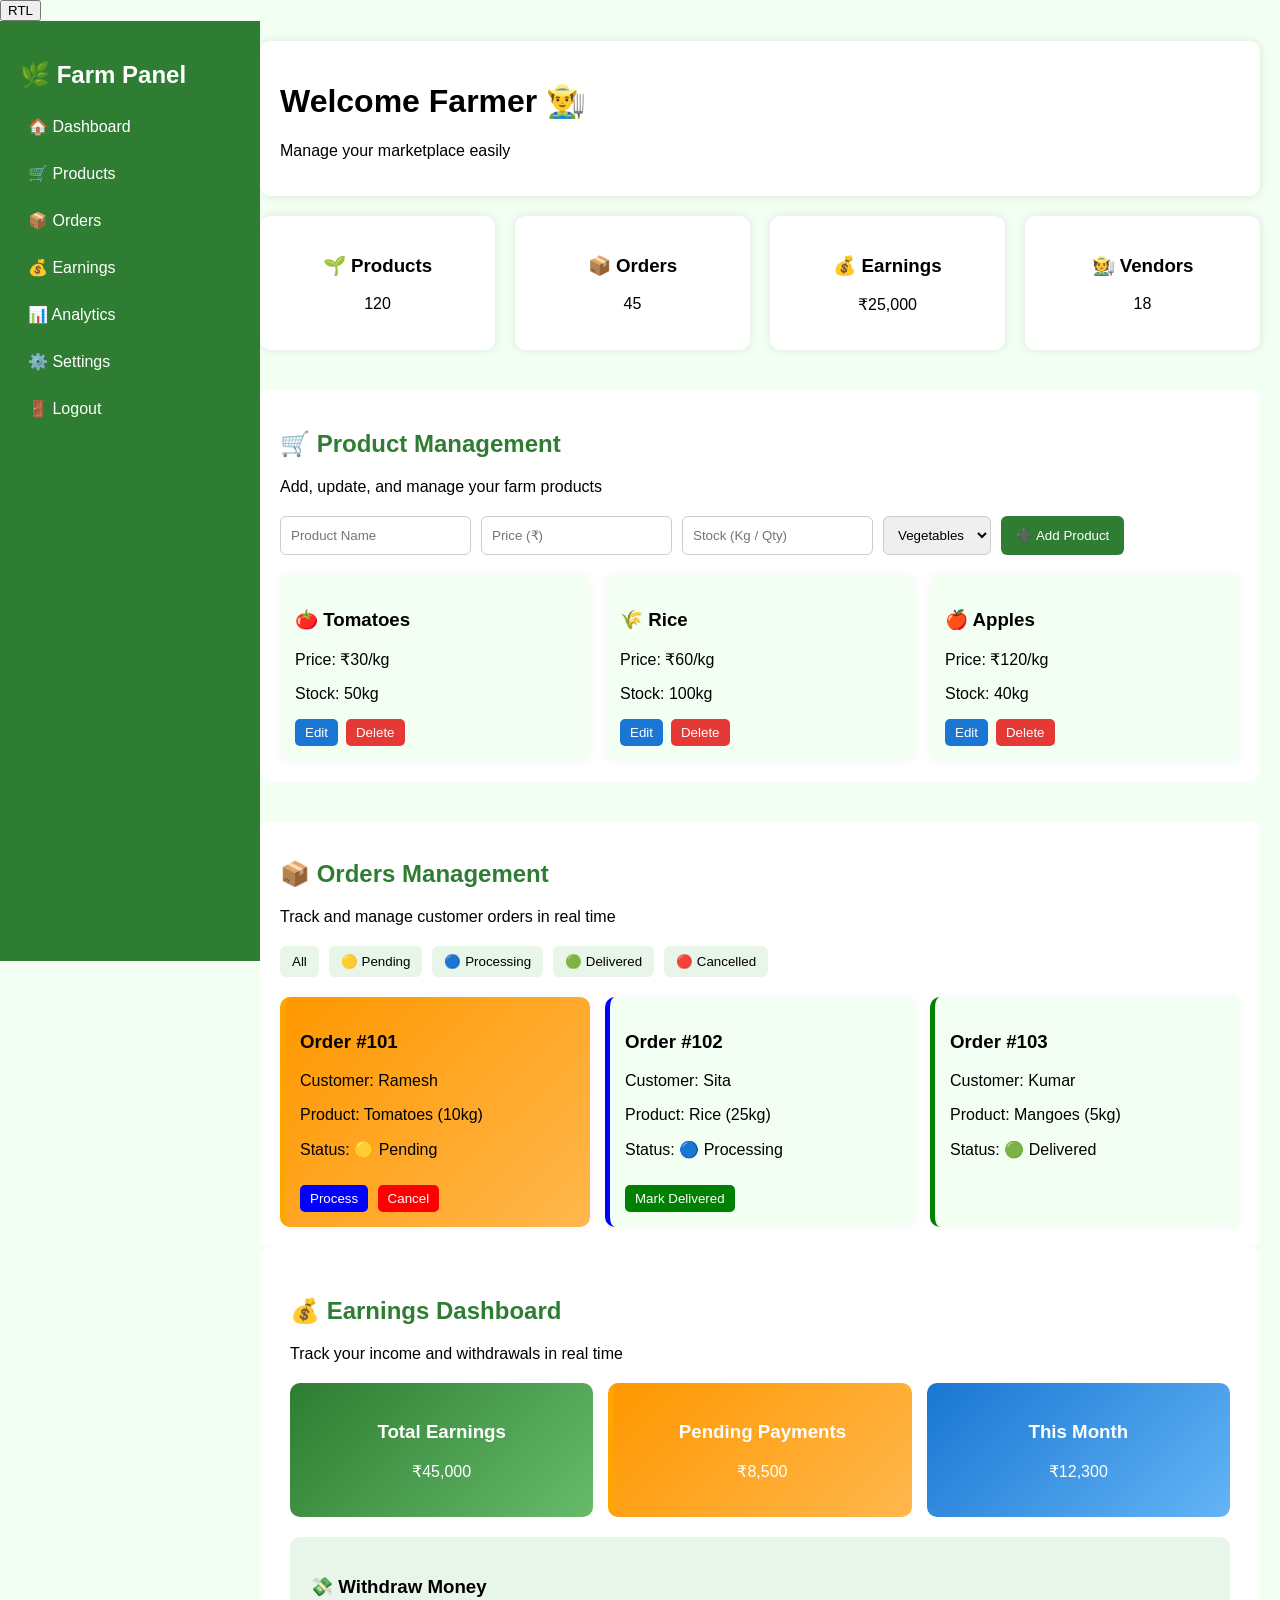
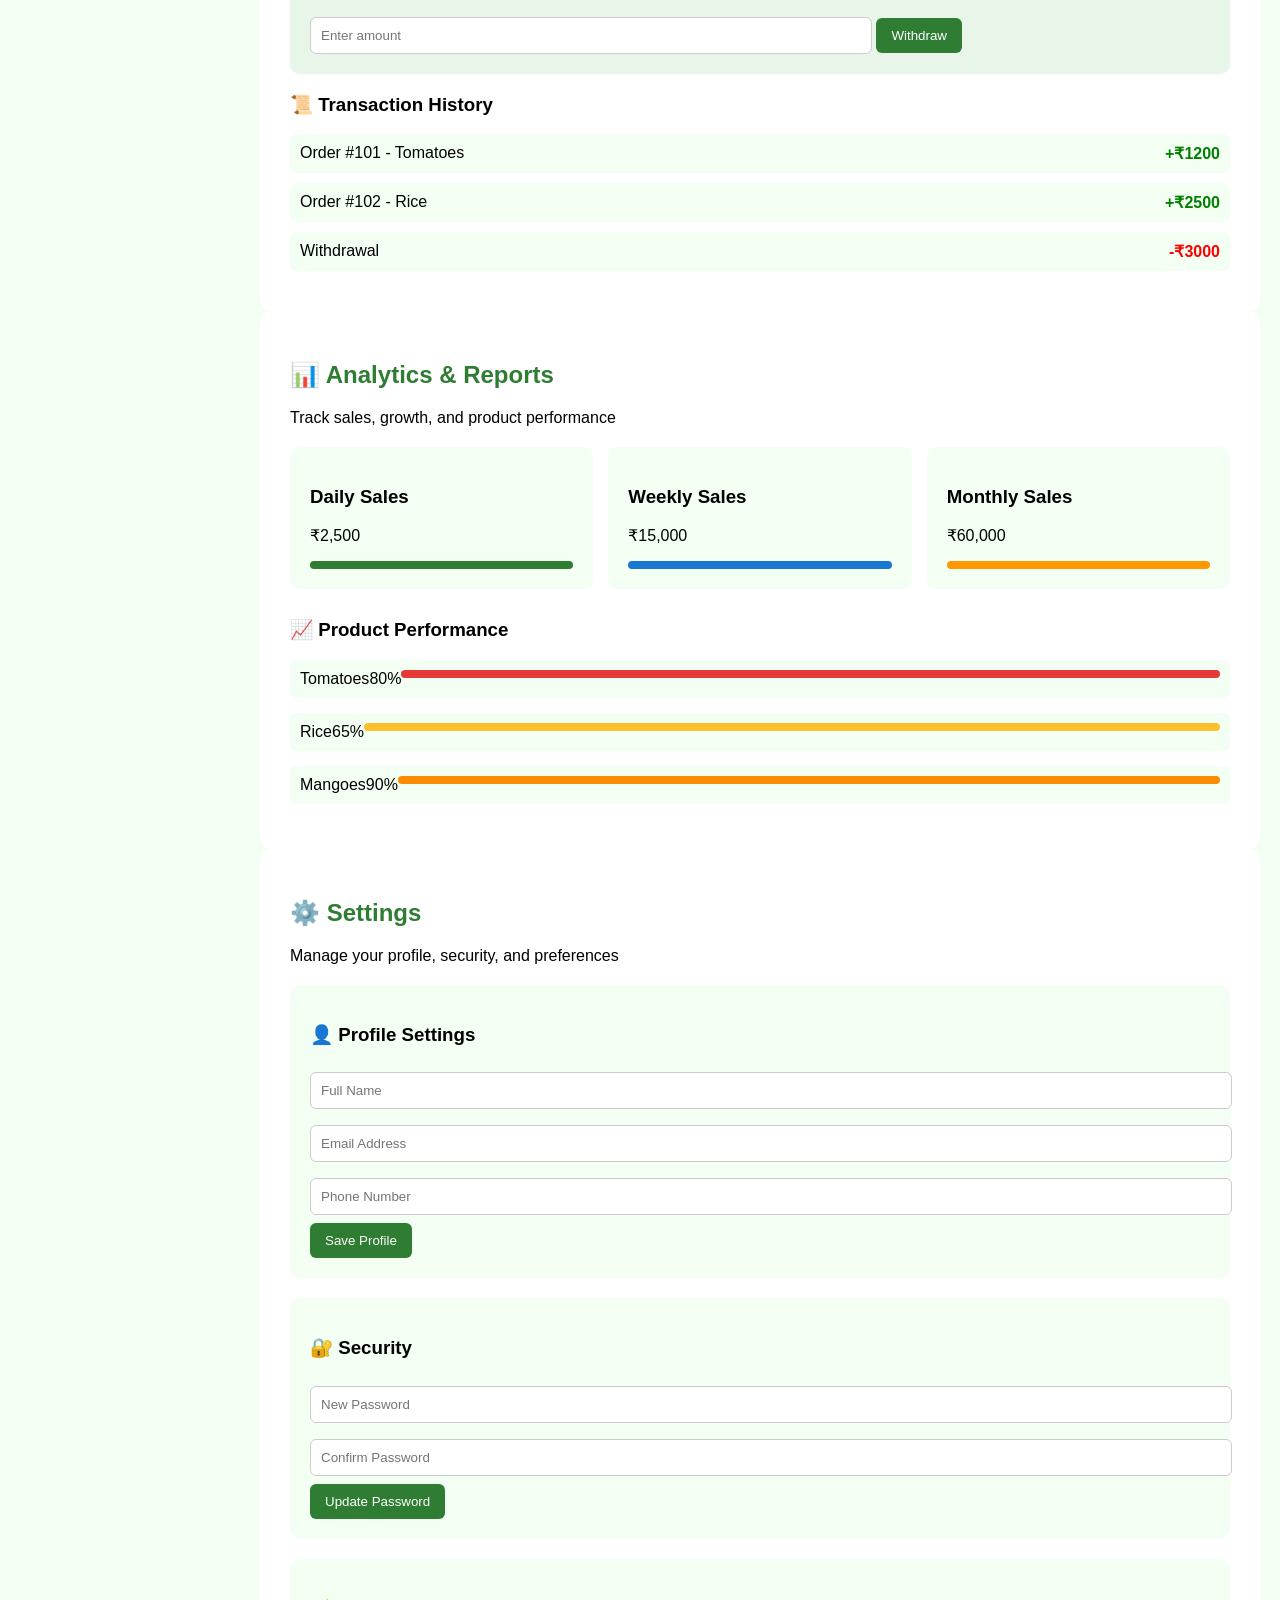
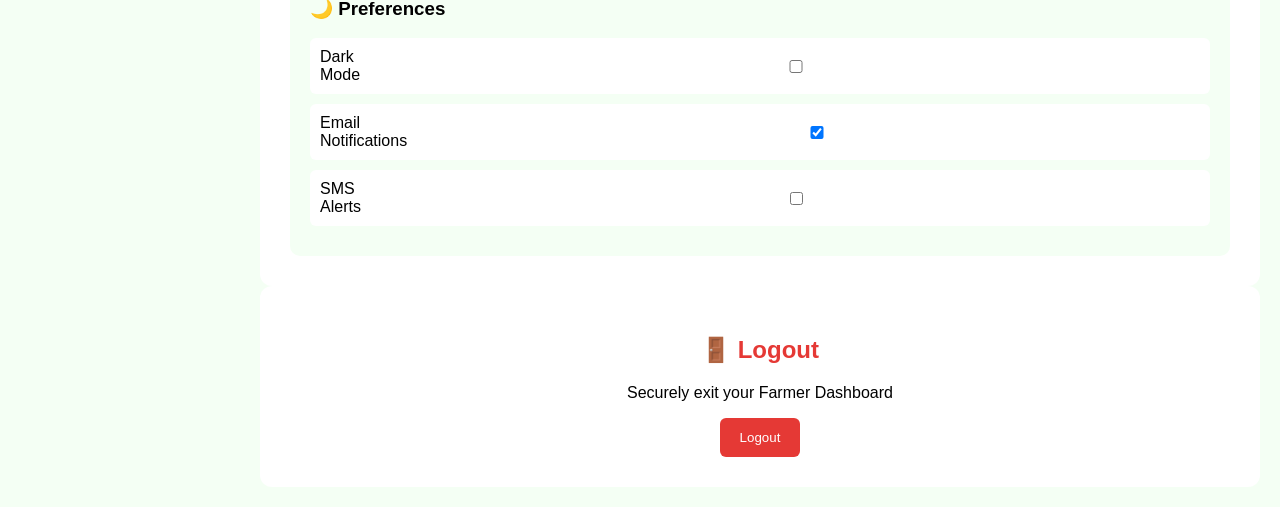
<file: dashboard.html>
<!DOCTYPE html>
<html lang="en">
<head>
  <meta charset="UTF-8">
  <title>Farmers Market Dashboard</title>
  <link rel="stylesheet" href="dashboard.css">
  <link rel="stylesheet" href="https://cdnjs.cloudflare.com/ajax/libs/font-awesome/6.5.1/css/all.min.css">

</head>
<body>

         <button id="rtlBtn">RTL</button>


<!-- SIDEBAR -->
<div class="sidebar">
  <h2>🌿 Farm Panel</h2>

  <a href="#">🏠 Dashboard</a>
  <a href="#">🛒 Products</a>
  <a href="#">📦 Orders</a>
  <a href="#">💰 Earnings</a>
  <a href="#">📊 Analytics</a>
  <a href="#">⚙️ Settings</a>
  <a href="#">🚪 Logout</a>
</div>

<!-- MAIN CONTENT -->
<div class="main">

  <!-- HEADER -->
  <div class="header">
    <h1>Welcome Farmer 👨‍🌾</h1>
    <p>Manage your marketplace easily</p>
  </div>

  <!-- STATS -->
  <div class="stats">

    <div class="card">
      <h3>🌱 Products</h3>
      <p id="products">120</p>
    </div>

    <div class="card">
      <h3>📦 Orders</h3>
      <p id="orders">45</p>
    </div>

    <div class="card">
      <h3>💰 Earnings</h3>
      <p id="earnings">₹25,000</p>
    </div>

    <div class="card">
      <h3>🧑‍🌾 Vendors</h3>
      <p id="vendors">18</p>
    </div>
  </div>


  <section class="product-section">

  <h2>🛒 Product Management</h2>
  <p>Add, update, and manage your farm products</p>

  <!-- ADD PRODUCT FORM -->
  <div class="product-form">

    <input type="text" placeholder="Product Name">
    <input type="number" placeholder="Price (₹)">
    <input type="number" placeholder="Stock (Kg / Qty)">

    <select>
      <option>Vegetables</option>
      <option>Fruits</option>
      <option>Grains</option>
      <option>Dairy</option>
    </select>

    <button onclick="addProduct()">➕ Add Product</button>

  </div>

  <!-- PRODUCT LIST -->
  <div class="product-grid">

    <div class="product-card">
      <h3>🍅 Tomatoes</h3>
      <p>Price: ₹30/kg</p>
      <p>Stock: 50kg</p>

      <div class="btn-group">
        <button class="edit">Edit</button>
        <button class="delete">Delete</button>
      </div>
    </div>

    <div class="product-card">
      <h3>🌾 Rice</h3>
      <p>Price: ₹60/kg</p>
      <p>Stock: 100kg</p>

      <div class="btn-group">
        <button class="edit">Edit</button>
        <button class="delete">Delete</button>
      </div>
    </div>

    <div class="product-card">
      <h3>🍎 Apples</h3>
      <p>Price: ₹120/kg</p>
      <p>Stock: 40kg</p>

      <div class="btn-group">
        <button class="edit">Edit</button>
        <button class="delete">Delete</button>
      </div>
    </div>

  </div>

</section>

  <section class="orders-section">

  <h2>📦 Orders Management</h2>
  <p>Track and manage customer orders in real time</p>

  <!-- ORDER FILTERS -->
  <div class="order-filters">
    <button>All</button>
    <button>🟡 Pending</button>
    <button>🔵 Processing</button>
    <button>🟢 Delivered</button>
    <button>🔴 Cancelled</button>
  </div>

  <!-- ORDERS LIST -->
  <div class="orders-list">

    <div class="order-card pending">
      <h3>Order #101</h3>
      <p>Customer: Ramesh</p>
      <p>Product: Tomatoes (10kg)</p>
      <p>Status: 🟡 Pending</p>

      <button class="process">Process</button>
      <button class="cancel">Cancel</button>
    </div>

    <div class="order-card processing">
      <h3>Order #102</h3>
      <p>Customer: Sita</p>
      <p>Product: Rice (25kg)</p>
      <p>Status: 🔵 Processing</p>

      <button class="deliver">Mark Delivered</button>
    </div>

    <div class="order-card delivered">
      <h3>Order #103</h3>
      <p>Customer: Kumar</p>
      <p>Product: Mangoes (5kg)</p>
      <p>Status: 🟢 Delivered</p>
    </div>

  </div>

</section>

<section class="earnings-section">

  <h2>💰 Earnings Dashboard</h2>
  <p>Track your income and withdrawals in real time</p>

  <!-- CARDS -->
  <div class="earnings-grid">

    <div class="earn-card total">
      <h3>Total Earnings</h3>
      <p>₹45,000</p>
    </div>

    <div class="earn-card pending">
      <h3>Pending Payments</h3>
      <p>₹8,500</p>
    </div>

    <div class="earn-card month">
      <h3>This Month</h3>
      <p>₹12,300</p>
    </div>

  </div>

  <!-- WITHDRAW -->
  <div class="withdraw">

    <h3>💸 Withdraw Money</h3>
    <input type="number" placeholder="Enter amount">
    <button onclick="withdrawMoney()">Withdraw</button>

  </div>

  <!-- TRANSACTIONS -->
  <div class="history">

    <h3>📜 Transaction History</h3>

    <div class="item">Order #101 - Tomatoes <span class="plus">+₹1200</span></div>
    <div class="item">Order #102 - Rice <span class="plus">+₹2500</span></div>
    <div class="item">Withdrawal <span class="minus">-₹3000</span></div>

  </div>

</section>

<section class="analytics-section">

  <h2>📊 Analytics & Reports</h2>
  <p>Track sales, growth, and product performance</p>

  <!-- STATS -->
  <div class="analytics-cards">

    <div class="a-card">
      <h3>Daily Sales</h3>
      <p>₹2,500</p>
      <div class="bar"><div class="fill daily"></div></div>
    </div>

    <div class="a-card">
      <h3>Weekly Sales</h3>
      <p>₹15,000</p>
      <div class="bar"><div class="fill weekly"></div></div>
    </div>

    <div class="a-card">
      <h3>Monthly Sales</h3>
      <p>₹60,000</p>
      <div class="bar"><div class="fill monthly"></div></div>
    </div>

  </div>

  <!-- PERFORMANCE -->
  <div class="performance">

    <h3>📈 Product Performance</h3>

    <div class="item">
      Tomatoes <span>80%</span>
      <div class="progress"><div class="p tomato"></div></div>
    </div>

    <div class="item">
      Rice <span>65%</span>
      <div class="progress"><div class="p rice"></div></div>
    </div>

    <div class="item">
      Mangoes <span>90%</span>
      <div class="progress"><div class="p mango"></div></div>
    </div>

  </div>

</section>

<section class="settings-section">

  <h2>⚙️ Settings</h2>
  <p>Manage your profile, security, and preferences</p>

  <!-- PROFILE SETTINGS -->
  <div class="settings-card">

    <h3>👤 Profile Settings</h3>

    <input type="text" placeholder="Full Name">
    <input type="email" placeholder="Email Address">
    <input type="text" placeholder="Phone Number">

    <button>Save Profile</button>

  </div>

  <!-- SECURITY -->
  <div class="settings-card">

    <h3>🔐 Security</h3>

    <input type="password" placeholder="New Password">
    <input type="password" placeholder="Confirm Password">

    <button>Update Password</button>

  </div>

  <!-- PREFERENCES -->
  <div class="settings-card">

    <h3>🌙 Preferences</h3>

    <div class="toggle">
      <span>Dark Mode</span>
      <input type="checkbox">
    </div>

    <div class="toggle">
      <span>Email Notifications</span>
      <input type="checkbox" checked>
    </div>

    <div class="toggle">
      <span>SMS Alerts</span>
      <input type="checkbox">
    </div>

  </div>

</section>

<section class="logout-section">

  <h2>🚪 Logout</h2>
  <p>Securely exit your Farmer Dashboard</p>

  <button onclick="openLogout()">Logout</button>

</section>

<!-- CONFIRM POPUP -->
<div class="logout-popup" id="logoutPopup">

  <div class="popup-box">
    <h3>Are you sure you want to logout?</h3>

    <div class="popup-actions">
      <button class="yes" onclick="logout()">Yes, Logout</button>
      <button class="no" onclick="closeLogout()">Cancel</button>
    </div>

  </div>

</div>

  


     


<script src="dashboard.js"></script>
</body>
</html>
</file>
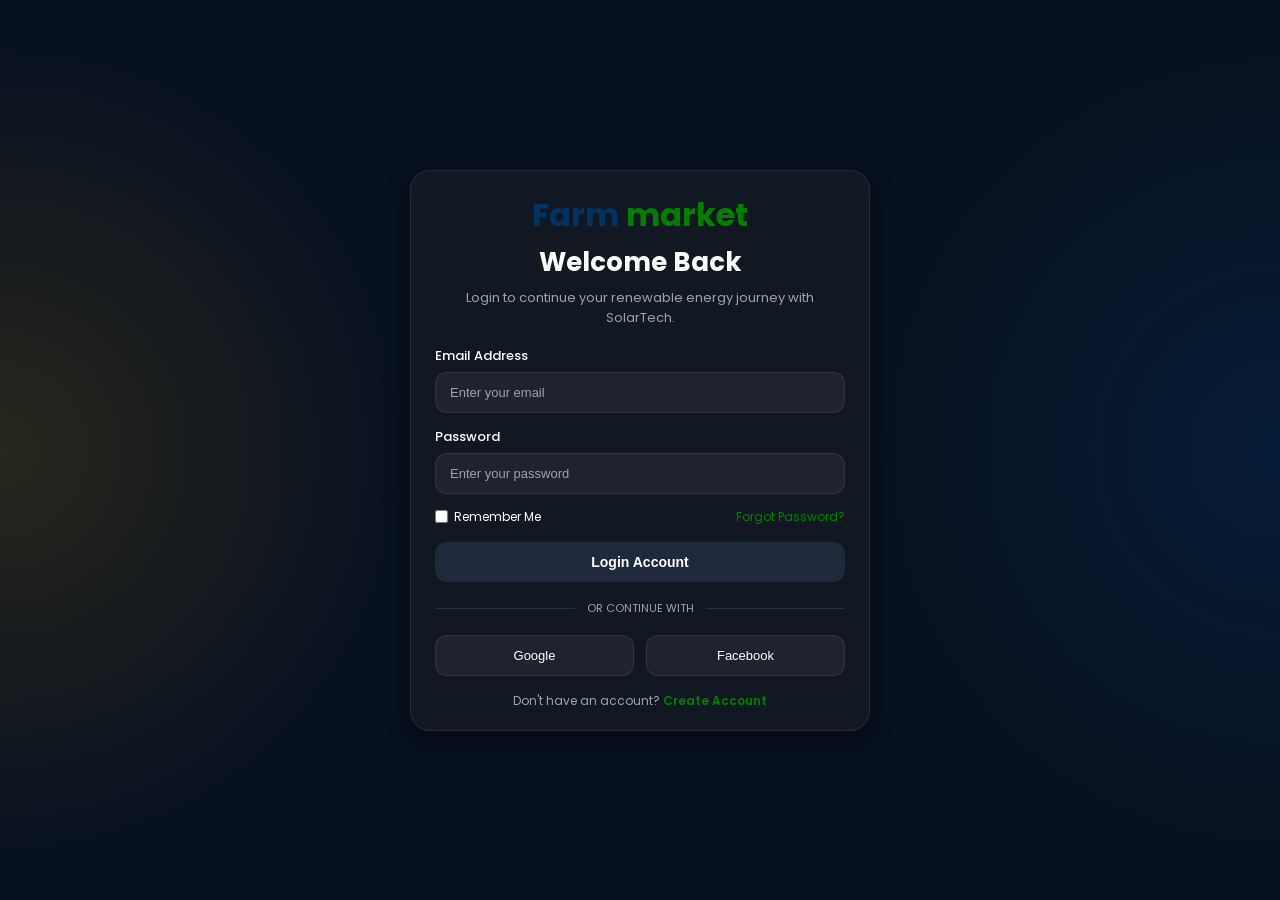
<file: login.html>
<!DOCTYPE html>
<html lang="en">
 
<head>
 
  <meta charset="UTF-8">
 
  <meta name="viewport" content="width=device-width, initial-scale=1.0">
 
  <title>Farm market</title>
  <link rel="shortcut icon" href="images/logo.png" type="image/x-icon">
 
  <link rel="preconnect" href="https://fonts.googleapis.com">
 
  <link href="https://fonts.googleapis.com/css2?family=Poppins:wght@300;400;500;600;700&display=swap" rel="stylesheet">
 
  <link rel="stylesheet" href="login.css">
 
</head>
 
<body>
 
<!-- ================= LOGIN SECTION ================= -->
 
<section class="login-section">
 
  <div class="login-box">
 
    <!-- LOGO -->
 
    <div class="logo">
 
      <span class="bl">Farm</span>
      <span class="yl">market</span>
 
    </div>
 
    <!-- TITLE -->
 
    <h1>Welcome Back</h1>
 
    <p class="subtitle">
      Login to continue your renewable energy journey with SolarTech.
    </p>
 
    <!-- FORM -->
 
    <form>
 
      <!-- EMAIL -->
 
      <div class="input-group">
 
        <label>Email Address</label>
 
        <div class="input-box">
 
          <input type="email" placeholder="Enter your email">
 
        </div>
 
      </div>
 
      <!-- PASSWORD -->
 
      <div class="input-group">
 
        <label>Password</label>
 
        <div class="input-box">
 
          <input type="password" placeholder="Enter your password">
 
        </div>
 
      </div>
 
      <!-- OPTIONS -->
 
      <div class="options">
 
        <div class="remember">
 
          <input type="checkbox">
 
          <span>Remember Me</span>
 
        </div>
 
        <a href="#">Forgot Password?</a>
 
      </div>
 
      <!-- LOGIN BUTTON -->
 
      <button class="login-btn">
 
        Login Account
 
      </button>
 
    </form>
 
    <!-- DIVIDER -->
 
    <div class="divider">
 
      <span>OR CONTINUE WITH</span>
 
    </div>
 
    <!-- SOCIAL BUTTONS -->
 
    <div class="social-buttons">
 
      <button class="social-btn">
        Google
      </button>
 
      <button class="social-btn">
        Facebook
      </button>
 
    </div>
 
    <!-- SIGNUP -->
 
    <p class="signup-text"  onclick="document.location='sign in.html'">
 
      Don't have an account?
 
      <a href="#">Create Account</a>
 
    </p>
 
  </div>
 
</section>
 
</body>
 
</html>
</file>
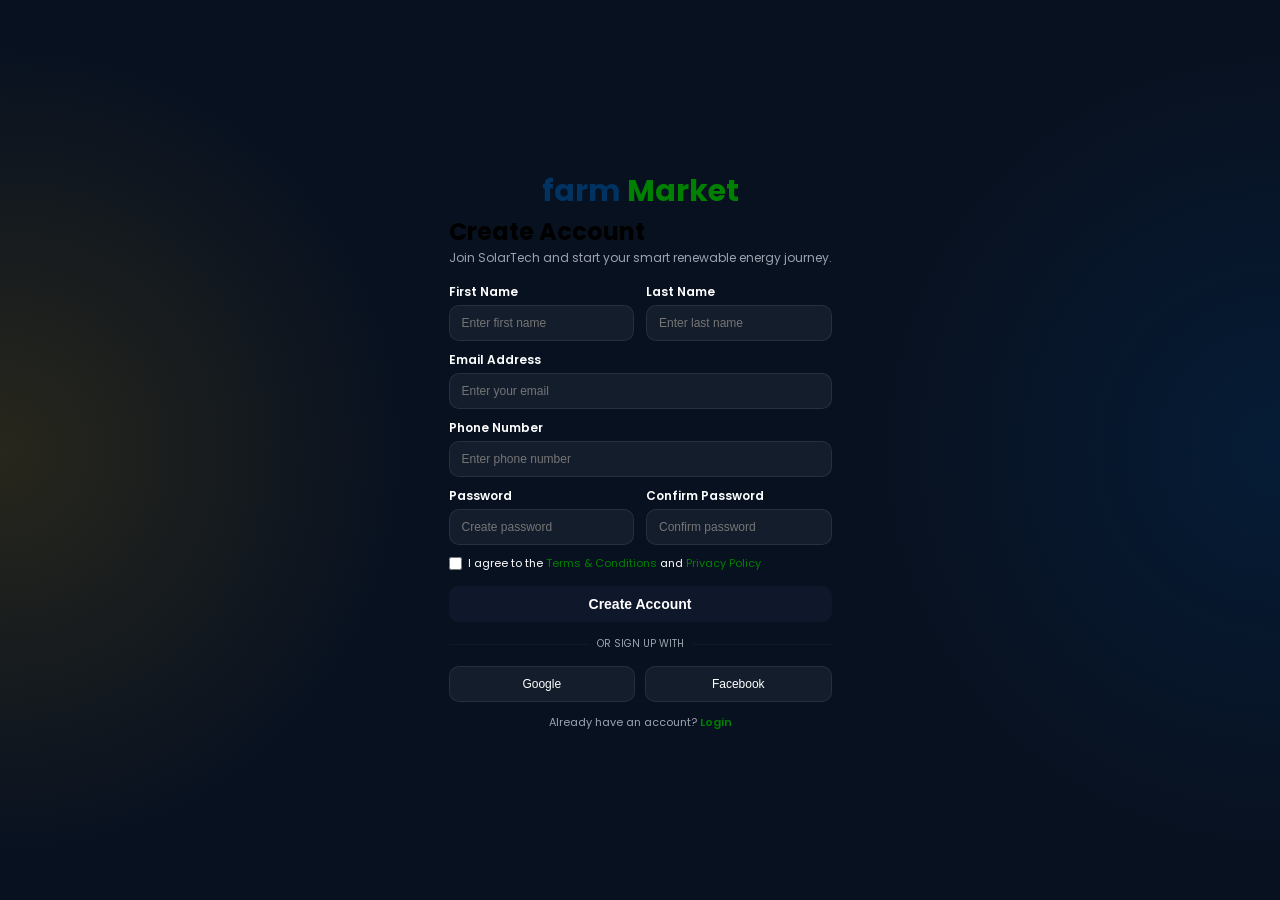
<file: sign in.html>
<!DOCTYPE html>
<html lang="en">
 
<head>
 
  <meta charset="UTF-8">
 
  <meta name="viewport" content="width=device-width, initial-scale=1.0">
 
  <title>FARM MARKET</title>
  <link rel="shortcut icon" href="images/logo.png" type="image/x-icon">
 
  <link rel="preconnect" href="https://fonts.googleapis.com">
 
  <link href="https://fonts.googleapis.com/css2?family=Poppins:wght@300;400;500;600;700&display=swap" rel="stylesheet">
 
  <link rel="stylesheet" href="sign in.css">
 
</head>
 
<body>
 
<section class="signup-section">
 
  <div class="signin">
 
    <!-- LOGO -->
 
    <div class="logo">
 
      <span class="bl">farm</span>
      <span class="yl">Market</span>
 
    </div>
 
    <!-- TITLE -->
 
    <h1>Create Account</h1>
 
    <p class="subtitle">
      Join SolarTech and start your smart renewable energy journey.
    </p>
 
    <!-- FORM -->
 
    <form>
 
      <!-- NAME ROW -->
 
      <div class="double-input">
 
        <div class="input-group">
 
          <label>First Name</label>
 
          <input type="text" placeholder="Enter first name">
 
        </div>
 
        <div class="input-group">
 
          <label>Last Name</label>
 
          <input type="text" placeholder="Enter last name">
 
        </div>
 
      </div>
 
      <!-- EMAIL -->
 
      <div class="input-group">
 
        <label>Email Address</label>
 
        <input type="email" placeholder="Enter your email">
 
      </div>
 
      <!-- PHONE -->
 
      <div class="input-group">
 
        <label>Phone Number</label>
 
        <input type="tel" placeholder="Enter phone number">
 
      </div>
 
      <!-- PASSWORD ROW -->
 
      <div class="double-input">
 
        <div class="input-group">
 
          <label>Password</label>
 
          <input type="password" placeholder="Create password">
 
        </div>
 
        <div class="input-group">
 
          <label>Confirm Password</label>
 
          <input type="password" placeholder="Confirm password">
 
        </div>
 
      </div>
 
      <!-- TERMS -->
 
      <div class="terms">
 
        <input type="checkbox">
 
        <p>
          I agree to the
          <a href="#">Terms & Conditions</a>
          and
          <a href="#">Privacy Policy</a>
        </p>
 
      </div>
 
      <!-- BUTTON -->
 
      <button class="signup-btn">
 
        Create Account
 
      </button>
 
    </form>
 
    <!-- DIVIDER -->
 
    <div class="divider">
 
      <span>OR SIGN UP WITH</span>
 
    </div>
 
    <!-- SOCIAL BUTTONS -->
 
    <div class="social-buttons">
 
      <button class="social-btn">
        Google
      </button>
 
      <button class="social-btn">
        Facebook
      </button>
 
    </div>
 
    <!-- LOGIN -->
 
    <p class="login-text">
 
      Already have an account?
 
      <a href="#">Login</a>
 
    </p>
    </div>
 
</section>
 
</body>
 
</html>
</file>
<file: dashboard.css>
body {
  margin: 0;
  font-family: Arial, sans-serif;
  background: #f4fff4;
}

/* SIDEBAR */
.sidebar {
  width: 220px;
  height: 100vh;
  background: #2e7d32;
  position: fixed;
  padding: 20px;
  color: white;
  animation: slideLeft 0.7s ease;
}

.sidebar h2 {
  margin-bottom: 20px;
}

.sidebar a {
  display: block;
  color: white;
  text-decoration: none;
  margin: 12px 0;
  padding: 8px;
  border-radius: 6px;
  transition: 0.3s;
}

.sidebar a:hover {
  background: #1b5e20;
  transform: translateX(6px);
}

/* MAIN */
.main {
  margin-left: 240px;
  padding: 20px;
  animation: fadeIn 1s ease;
}

/* HEADER */
.header {
  background: white;
  padding: 20px;
  border-radius: 10px;
  box-shadow: 0 0 10px rgba(0,0,0,0.1);
  animation: slideDown 0.8s ease;
}

/* STATS */
.stats {
  display: grid;
  grid-template-columns: repeat(auto-fit, minmax(180px, 1fr));
  gap: 20px;
  margin-top: 20px;
}

.card {
  background: white;
  padding: 20px;
  text-align: center;
  border-radius: 10px;
  box-shadow: 0 0 10px rgba(0,0,0,0.1);
  transition: 0.3s;
  animation: zoomIn 0.8s ease;
}

.card:hover {
  transform: translateY(-8px);
}

/* BUTTONS */
.actions {
  margin-top: 30px;
  display: flex;
  gap: 15px;
  flex-wrap: wrap;
}

.actions button {
  padding: 12px 18px;
  border: none;
  background: #2e7d32;
  color: white;
  border-radius: 6px;
  cursor: pointer;
  transition: 0.3s;
}

.actions button:hover {
  background: #1b5e20;
  transform: scale(1.05);
}

/* ANIMATIONS */
@keyframes fadeIn {
  from { opacity: 0; }
  to { opacity: 1; }
}

@keyframes slideLeft {
  from { transform: translateX(-100%); }
  to { transform: translateX(0); }
}

@keyframes slideDown {
  from { transform: translateY(-50px); opacity: 0; }
  to { transform: translateY(0); opacity: 1; }
}

@keyframes zoomIn {
  from { transform: scale(0.8); opacity: 0; }
  to { transform: scale(1); opacity: 1; }
}


.orders-section {
  margin-top: 40px;
  padding: 20px;
  background: white;
  border-radius: 10px;
  animation: fadeIn 1s ease;
}

.orders-section h2 {
  color: #2e7d32;
}

/* FILTER BUTTONS */
.order-filters {
  display: flex;
  flex-wrap: wrap;
  gap: 10px;
  margin: 20px 0;
}

.order-filters button {
  padding: 8px 12px;
  border: none;
  background: #e8f5e9;
  cursor: pointer;
  border-radius: 6px;
  transition: 0.3s;
}

.order-filters button:hover {
  background: #c8e6c9;
}

/* ORDERS GRID */
.orders-list {
  display: grid;
  grid-template-columns: repeat(auto-fit, minmax(220px, 1fr));
  gap: 15px;
}

/* ORDER CARD */
.order-card {
  padding: 15px;
  border-radius: 10px;
  background: #f4fff4;
  transition: 0.3s;
  box-shadow: 0 0 10px rgba(0,0,0,0.05);
}

.order-card:hover {
  transform: translateY(-5px);
}

/* STATUS COLORS */
.pending { border-left: 5px solid orange; }
.processing { border-left: 5px solid blue; }
.delivered { border-left: 5px solid green; }

/* BUTTONS */
.order-card button {
  margin-top: 10px;
  margin-right: 5px;
  padding: 6px 10px;
  border: none;
  border-radius: 5px;
  cursor: pointer;
}

.process {
  background: blue;
  color: white;
}

.cancel {
  background: red;
  color: white;
}

.deliver {
  background: green;
  color: white;
}


.product-section {
  margin-top: 40px;
  padding: 20px;
  background: white;
  border-radius: 10px;
  animation: fadeIn 1s ease;
}

.product-section h2 {
  color: #2e7d32;
}

/* FORM */
.product-form {
  display: flex;
  flex-wrap: wrap;
  gap: 10px;
  margin: 20px 0;
}

.product-form input,
.product-form select {
  padding: 10px;
  border: 1px solid #ccc;
  border-radius: 6px;
}

.product-form button {
  padding: 10px 15px;
  background: #2e7d32;
  color: white;
  border: none;
  border-radius: 6px;
  cursor: pointer;
  transition: 0.3s;
}

.product-form button:hover {
  background: #1b5e20;
  transform: scale(1.05);
}

/* PRODUCT GRID */
.product-grid {
  display: grid;
  grid-template-columns: repeat(auto-fit, minmax(220px, 1fr));
  gap: 15px;
}

/* PRODUCT CARD */
.product-card {
  background: #f4fff4;
  padding: 15px;
  border-radius: 10px;
  transition: 0.3s;
  box-shadow: 0 0 10px rgba(0,0,0,0.05);
}

.product-card:hover {
  transform: translateY(-6px);
}

/* BUTTON GROUP */
.btn-group {
  margin-top: 10px;
  display: flex;
  gap: 8px;
}

.btn-group button {
  padding: 6px 10px;
  border: none;
  border-radius: 5px;
  cursor: pointer;
}

.edit {
  background: #1976d2;
  color: white;
}

.delete {
  background: #e53935;
  color: white;
}

.earnings-section {
  padding: 30px;
  background: white;
  border-radius: 12px;
  animation: fadeIn 1s ease;
}

/* TITLE */
.earnings-section h2 {
  color: #2e7d32;
  animation: slideDown 0.8s ease;
}

/* GRID */
.earnings-grid {
  display: grid;
  grid-template-columns: repeat(auto-fit, minmax(180px, 1fr));
  gap: 15px;
  margin: 20px 0;
}

/* CARD */
.earn-card {
  padding: 20px;
  border-radius: 10px;
  text-align: center;
  color: white;
  transition: 0.4s;
  animation: zoomIn 0.8s ease;
}

.earn-card:hover {
  transform: translateY(-8px) scale(1.03);
}

/* COLORS */
.total { background: linear-gradient(135deg, #2e7d32, #66bb6a); }
.pending { background: linear-gradient(135deg, #ff9800, #ffb74d); }
.month { background: linear-gradient(135deg, #1976d2, #64b5f6); }

/* WITHDRAW */
.withdraw {
  margin-top: 20px;
  padding: 20px;
  background: #e8f5e9;
  border-radius: 10px;
  animation: fadeUp 1s ease;
}

.withdraw input {
  padding: 10px;
  width: 60%;
  border-radius: 6px;
  border: 1px solid #ccc;
}

.withdraw button {
  padding: 10px 15px;
  background: #2e7d32;
  color: white;
  border: none;
  border-radius: 6px;
  cursor: pointer;
  transition: 0.3s;
}

.withdraw button:hover {
  background: #1b5e20;
  transform: scale(1.05);
}

/* HISTORY */
.history {
  margin-top: 20px;
}

.item {
  display: flex;
  justify-content: space-between;
  padding: 10px;
  margin-bottom: 10px;
  background: #f4fff4;
  border-radius: 6px;
  animation: fadeIn 1s ease;
}

.plus { color: green; font-weight: bold; }
.minus { color: red; font-weight: bold; }

/* ANIMATIONS */
@keyframes fadeIn {
  from { opacity: 0; }
  to { opacity: 1; }
}

@keyframes slideDown {
  from { transform: translateY(-30px); opacity: 0; }
  to { transform: translateY(0); opacity: 1; }
}

@keyframes zoomIn {
  from { transform: scale(0.8); opacity: 0; }
  to { transform: scale(1); opacity: 1; }
}

@keyframes fadeUp {
  from { transform: translateY(20px); opacity: 0; }
  to { transform: translateY(0); opacity: 1; }
}

.analytics-section {
  padding: 30px;
  background: white;
  border-radius: 12px;
  animation: fadeIn 1s ease;
}

.analytics-section h2 {
  color: #2e7d32;
  animation: slideDown 0.8s ease;
}

/* CARDS */
.analytics-cards {
  display: grid;
  grid-template-columns: repeat(auto-fit, minmax(180px, 1fr));
  gap: 15px;
  margin-top: 20px;
}

.a-card {
  background: #f4fff4;
  padding: 20px;
  border-radius: 10px;
  transition: 0.4s;
  animation: zoomIn 0.8s ease;
}

.a-card:hover {
  transform: translateY(-8px);
}

/* SIMPLE BAR */
.bar {
  width: 100%;
  height: 8px;
  background: #ddd;
  border-radius: 5px;
  margin-top: 10px;
  overflow: hidden;
}

.fill {
  height: 100%;
  width: 0;
  animation: load 2s forwards;
}

.daily { background: #2e7d32; width: 70%; }
.weekly { background: #1976d2; width: 85%; }
.monthly { background: #ff9800; width: 95%; }

/* PERFORMANCE */
.performance {
  margin-top: 30px;
}

.performance .item {
  margin-bottom: 15px;
  animation: fadeUp 1s ease;
}

.progress {
  width: 100%;
  height: 8px;
  background: #eee;
  border-radius: 5px;
  overflow: hidden;
}

.p {
  height: 100%;
  width: 0;
  animation: grow 2s forwards;
}

.tomato { background: #e53935; width: 80%; }
.rice { background: #fbc02d; width: 65%; }
.mango { background: #fb8c00; width: 90%; }

/* ANIMATIONS */
@keyframes fadeIn {
  from { opacity: 0; }
  to { opacity: 1; }
}

@keyframes slideDown {
  from { transform: translateY(-30px); opacity: 0; }
  to { transform: translateY(0); opacity: 1; }
}

@keyframes zoomIn {
  from { transform: scale(0.8); opacity: 0; }
  to { transform: scale(1); opacity: 1; }
}

@keyframes fadeUp {
  from { transform: translateY(20px); opacity: 0; }
  to { transform: translateY(0); opacity: 1; }
}

@keyframes load {
  from { width: 0; }
  to { width: 100%; }
}

@keyframes grow {
  from { width: 0; }
  to { width: 100%; }
}

.settings-section {
  padding: 30px;
  background: white;
  border-radius: 12px;
  animation: fadeIn 1s ease;
}

.settings-section h2 {
  color: #2e7d32;
  animation: slideDown 0.8s ease;
}

/* SETTINGS CARD */
.settings-card {
  background: #f4fff4;
  padding: 20px;
  margin-top: 20px;
  border-radius: 10px;
  transition: 0.4s;
  animation: zoomIn 0.8s ease;
}

.settings-card:hover {
  transform: translateY(-6px);
}

/* INPUTS */
.settings-card input {
  width: 100%;
  padding: 10px;
  margin: 8px 0;
  border: 1px solid #ccc;
  border-radius: 6px;
}

/* BUTTON */
.settings-card button {
  padding: 10px 15px;
  background: #2e7d32;
  color: white;
  border: none;
  border-radius: 6px;
  cursor: pointer;
  transition: 0.3s;
}

.settings-card button:hover {
  background: #1b5e20;
  transform: scale(1.05);
}

/* TOGGLES */
.toggle {
  display: flex;
  justify-content: space-between;
  align-items: center;
  margin: 10px 0;
  padding: 10px;
  background: white;
  border-radius: 6px;
  transition: 0.3s;
}

.toggle:hover {
  transform: translateX(5px);
}

/* ANIMATIONS */
@keyframes fadeIn {
  from { opacity: 0; }
  to { opacity: 1; }
}

@keyframes slideDown {
  from { transform: translateY(-30px); opacity: 0; }
  to { transform: translateY(0); opacity: 1; }
}

@keyframes zoomIn {
  from { transform: scale(0.8); opacity: 0; }
  to { transform: scale(1); opacity: 1; }
}

.logout-section {
  padding: 30px;
  background: white;
  border-radius: 12px;
  text-align: center;
  animation: fadeIn 1s ease;
}

.logout-section h2 {
  color: #e53935;
  animation: slideDown 0.8s ease;
}

.logout-section button {
  padding: 12px 20px;
  background: #e53935;
  color: white;
  border: none;
  border-radius: 6px;
  cursor: pointer;
  transition: 0.3s;
}

.logout-section button:hover {
  background: #b71c1c;
  transform: scale(1.05);
}

/* POPUP BACKGROUND */
.logout-popup {
  position: fixed;
  top: 0;
  left: 0;
  width: 100%;
  height: 100%;
  background: rgba(0,0,0,0.5);
  display: none;
  justify-content: center;
  align-items: center;
}

/* POPUP BOX */
.popup-box {
  background: white;
  padding: 25px;
  border-radius: 10px;
  text-align: center;
  animation: zoomIn 0.3s ease;
}

/* BUTTONS */
.popup-actions {
  margin-top: 15px;
  display: flex;
  gap: 10px;
  justify-content: center;
}

.yes {
  background: #e53935;
  color: white;
  border: none;
  padding: 10px 15px;
  border-radius: 6px;
  cursor: pointer;
}

.no {
  background: #2e7d32;
  color: white;
  border: none;
  padding: 10px 15px;
  border-radius: 6px;
  cursor: pointer;
}

/* ANIMATIONS */
@keyframes fadeIn {
  from { opacity: 0; }
  to { opacity: 1; }
}

@keyframes slideDown {
  from { transform: translateY(-30px); opacity: 0; }
  to { transform: translateY(0); opacity: 1; }
}

@keyframes zoomIn {
  from { transform: scale(0.7); opacity: 0; }
  to { transform: scale(1); opacity: 1; }
}

body.rtl{
  direction:rtl;
  text-align: right ;
}
</file>
<file: login.css>
*{
  margin:0;
  padding:0;
  box-sizing:border-box;
}
 
body{
  font-family:'Poppins',sans-serif;
  background:#081120;
  overflow-x:hidden;
}
 
/* ================= LOGIN SECTION ================= */
 
.login-section{
  min-height:100vh;
 
  display:flex;
  justify-content:center;
  align-items:center;
 
  padding:30px 20px;
 
  background:
  radial-gradient(circle at left,#f4b40022,transparent 30%),
  radial-gradient(circle at right,#00326255,transparent 30%),
  #081120;
}
 
/* ================= LOGIN BOX ================= */
 
.login-box{
  width:100%;
  max-width:460px;
 
  background:rgba(20,25,35,0.92);
 
  border:1px solid rgba(255,255,255,0.08);
 
  border-radius:20px;
 
  padding:20px 24px;
 
  backdrop-filter:blur(12px);
 
  box-shadow:0 8px 25px rgba(0,0,0,0.4);
 
  animation:fadeUp 1s ease;
}
 
/* ================= LOGO ================= */
 
.logo{
  text-align:center;
 
  font-size:32px;
  font-weight:700;
 
  color:#ffffff;
 
  margin-bottom:4px;
 
}
.bl{
    color: #003262;
}
.yl{
    color:green ;
}
 
/* ================= TITLE ================= */
 
.login-box h1{
  text-align:center;
 
  font-size:26px;
 
  color:#ffffff;
 
  margin-bottom:6px;
}
 
.subtitle{
  text-align:center;
 
  color:#9ca3af;
 
  font-size:13px;
 
  margin-bottom:18px;
}
 
/* ================= FORM ================= */
 
.input-group{
  margin-bottom:14px;
}
 
.input-group label{
  display:block;
 
  color:#ffffff;
 
  font-size:13px;
  font-weight:500;
 
  margin-bottom:6px;
}
 
.input-group input{
  width:100%;
 
  padding:12px 14px;
 
  border-radius:12px;
 
  border:1px solid rgba(255,255,255,0.08);
 
  background:rgba(255,255,255,0.05);
 
  color:#ffffff;
 
  font-size:13px;
}
 
.input-group input::placeholder{
  color:#9ca3af;
}
 
/* ================= OPTIONS ================= */
 
.options{
  display:flex;
  justify-content:space-between;
  align-items:center;
 
  margin-bottom:16px;
}
 
.remember{
  display:flex;
  align-items:center;
  gap:6px;
 
  color:#ffffff;
 
  font-size:12px;
}
 
.options a{
  color:green;
 
  text-decoration:none;
 
  font-size:12px;
}
 
/* ================= LOGIN BUTTON ================= */
 
.login-btn{
  width:100%;
 
  padding:12px;
 
  border:none;
 
  border-radius:12px;
 
  background:#1e293b;

 
  color:#ffffff;
 
  font-size:14px;
  font-weight:600;
 
  cursor:pointer;
 
  transition:0.3s;
}
 
.login-btn:hover{
  background:#1e293b;

}
 
/* ================= DIVIDER ================= */
 
.divider{
  display:flex;
  align-items:center;
 
  gap:12px;
 
  margin:18px 0;
 
  color:#9ca3af;
 
  font-size:11px;
}
 
.divider::before,
.divider::after{
  content:"";
 
  flex:1;
 
  height:1px;
 
  background:rgba(255,255,255,0.1);
}
 
/* ================= SOCIAL BUTTONS ================= */
 
.social-buttons{
  display:grid;
 
  grid-template-columns:repeat(2,1fr);
 
  gap:12px;
}
 
.social-btn{
  padding:12px;
 
  border-radius:12px;
 
  border:1px solid rgba(255,255,255,0.08);
 
  background:rgba(255,255,255,0.05);
 
  color:#ffffff;
 
  font-size:13px;
  font-weight:500;
 
  cursor:pointer;
 
  transition:0.3s;
}
 
.social-btn:hover{
 background:#1e293b;

}
 
/* ================= SIGNUP ================= */
 
.signup-text{
  text-align:center;
 
  color:#9ca3af;
 
  margin-top:16px;
 
  font-size:12px;
}
 
.signup-text a{
  color: green;
 
  text-decoration:none;
 
  font-weight:600;
}
 
/* ================= ANIMATION ================= */
 
@keyframes fadeUp{
 
  from{
    opacity:0;
    transform:translateY(40px);
  }
  to{
    opacity:1;
    transform:translateY(0);
  }
 
}
 
/* ================= RESPONSIVE ================= */
 
@media(max-width:768px){
 
  .login-box{
    padding:35px 25px;
  }
 
  .logo{
    font-size:42px;
  }
 
  .login-box h1{
    font-size:36px;
  }
 
  .subtitle{
    font-size:16px;
  }
 
  .social-buttons{
    grid-template-columns:1fr;
  }
 .options{
    flex-direction:column;
    align-items:flex-start;
    gap:15px;
  }
 
}
</file>
<file: sign in.css>
*{
  margin:0;
  padding:0;
  box-sizing:border-box;
}
 
body{
  font-family:'Poppins',sans-serif;
  background:#081120;
  overflow-x:hidden;
}
 
/* ================= SIGNUP SECTION ================= */
 
.signup-section{
  min-height:100vh;
 
  display:flex;
  justify-content:center;
  align-items:center;
 
  padding:40px 20px;
 
  background:
  radial-gradient(circle at left,#f4b40022,transparent 30%),
  radial-gradient(circle at right,#00326255,transparent 30%),
  #081120;
}
.bl{
    color: #003262;
}
.yl{
    color:green ;
}
 
/* ================= SIGNUP BOX ================= */
 
.signup-box{
  width:100%;
  max-width:780px;   /* increased width */
 
  background:rgba(20,25,35,0.92);
 
  border:1px solid rgba(255,255,255,0.08);
 
  border-radius:20px;
 
  padding:18px 24px;   /* decreased height */
 
  backdrop-filter:blur(12px);
 
  box-shadow:0 8px 25px rgba(0,0,0,0.4);
 
  animation:fadeUp 1s ease;
}
 
/* ================= LOGO ================= */
 
.logo{
  text-align:center;
 
  font-size:30px;
  font-weight:700;
 
  color:#ffffff;
 
  margin-bottom:0;
}
 
/* ================= TITLE ================= */
 
.signup-box h1{
  text-align:center;
 
  font-size:26px;
 
  color:#ffffff;
 
  margin-bottom:4px;
}
 
.subtitle{
  text-align:center;
 
  color:#9ca3af;
 
  font-size:12px;
 
  margin-bottom:16px;
}
 
/* ================= DOUBLE INPUT ================= */
 
.double-input{
  display:grid;
 
  grid-template-columns:repeat(2,1fr);
 
  gap:12px;
}
 
/* ================= INPUT GROUP ================= */
 
.input-group{
  margin-bottom:10px;
}
 
.input-group label{
  display:block;
 
  color:#ffffff;
 
  font-size:12px;
  font-weight:600;
 
  margin-bottom:4px;
}
 
.input-group input{
  width:100%;
 
  padding:10px 12px;
 
  border-radius:10px;
 
  border:1px solid rgba(255,255,255,0.08);
 
  background:rgba(255,255,255,0.05);
 
  color:#ffffff;
 
  font-size:12px;
 
  transition:0.3s;
}
 
.input-group input:focus{
  outline:none;
 
  border-color: #1e293b;
;
 
  box-shadow:0 0 6pxborder#1e293b;

}
 
/* ================= TERMS ================= */
 
.terms{
  display:flex;
  align-items:center;
 
  gap:6px;
 
  margin-bottom:14px;
 
  color:#ffffff;
 
  font-size:11px;
}
 
.terms a{
  color:green;
 
  text-decoration:none;
}
 
/* ================= BUTTON ================= */
 
.signup-btn{
  width:100%;
 
  padding:10px;
 
  border:none;
 
  border-radius:10px;
 
background:#0f172a;

 
  color:#ffffff;
 
  font-size:14px;
  font-weight:600;
 
  cursor:pointer;
 
  transition:0.3s;
}
 
.signup-btn:hover{
  background: green;
}
 
/* ================= DIVIDER ================= */
 
.divider{
  display:flex;
  align-items:center;
 
  gap:8px;
 
  margin:14px 0;
 
  color:#9ca3af;
 
  font-size:10px;
}
 
.divider::before,
.divider::after{
  content:"";
 
  flex:1;
 
  height:1px;
 
  background:#0f172a;

}
 
/* ================= SOCIAL BUTTONS ================= */
 
.social-buttons{
  display:grid;
 
  grid-template-columns:repeat(2,1fr);
 
  gap:10px;
}
 
.social-btn{
  padding:10px;
 
  border-radius:10px;
 
  border:1px solid rgba(255,255,255,0.08);
 
  background:rgba(255,255,255,0.05);
 
  color:#ffffff;
 
  font-size:12px;
  font-weight:500;
 
  cursor:pointer;
 
  transition:0.3s;
}
 
.social-btn:hover{
  background: green;

}
 
/* ================= LOGIN TEXT ================= */
 
.login-text{
  text-align:center;
 
  color:#9ca3af;
 
  margin-top:12px;
 
  font-size:11px;
}
 
.login-text a{
  color: green;
 
  text-decoration:none;
 
  font-weight:600;
}
/* ================= ANIMATION ================= */
 
@keyframes fadeUp{
 
  from{
    opacity:0;
    transform:translateY(40px);
  }
 
  to{
    opacity:1;
    transform:translateY(0);
  }
 
}
 
/* ================= RESPONSIVE ================= */
 
@media(max-width:768px){
 
  .signup-box{
    padding:30px 22px;
  }
 
  .double-input{
    grid-template-columns:1fr;
    gap:0;
  }
 
  .social-buttons{
    grid-template-columns:1fr;
  }
 
  .signup-box h1{
    font-size:34px;
  }
 
  .logo{
    font-size:38px;
  }
 
}
</file>
